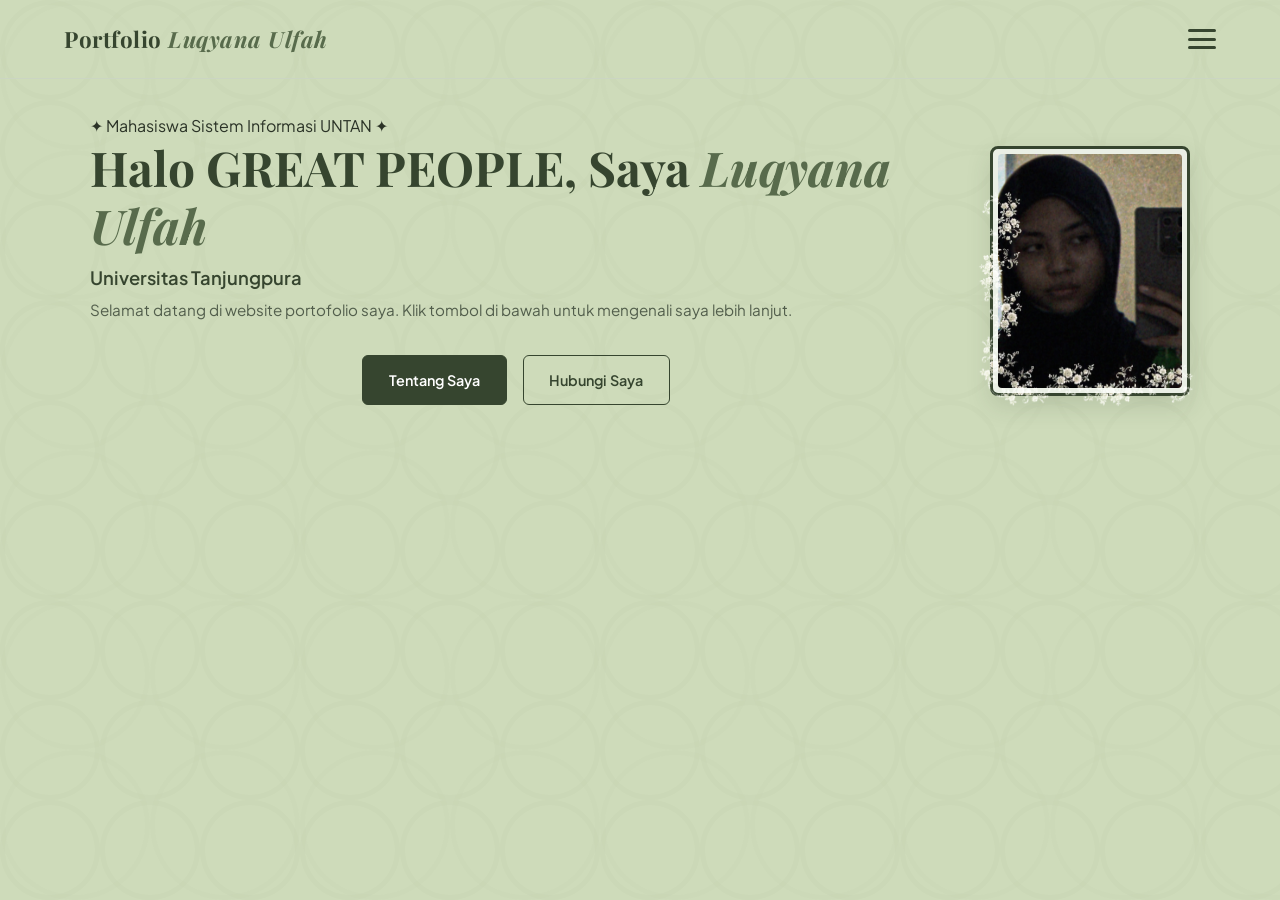
<file: index.html>
<!DOCTYPE html>
<html lang="id">
<head>
    <meta charset="UTF-8">
    <meta name="viewport" content="width=device-width, initial-scale=1.0">
    <title>Beranda - Portofolio</title>
    <link href="https://fonts.googleapis.com/css2?family=Playfair+Display:ital,wght@0,600;0,700;1,400&family=Plus+Jakarta+Sans:wght@400;500;600&display=swap" rel="stylesheet">
    <link rel="stylesheet" href="style.css">
</head>
<body>

    <header class="hero-section" id="home">
        
        <nav class="navbar">
            <a href="index.html" class="logo">Portfolio<i> Luqyana Ulfah</i></a>
            <div class="menu-toggle" id="mobile-menu">
                <span></span><span></span><span></span>
            </div>
            <div class="nav-links" id="nav-links">
                <a href="index.html">Beranda</a>
                <a href="tentang.html">Tentang Saya</a>
                <a href="riwayat.html">Riwayat</a>
                <a href="proyek.html">Proyek</a>
                <a href="kontak.html">Kontak</a>
            </div>
        </nav>

        <div class="hero-container">
            <div class="hero-text">
                <span class="badge-ornament">✦ Mahasiswa Sistem Informasi UNTAN ✦</span>
                <h1>Halo GREAT PEOPLE, Saya <span class="highlight">Luqyana Ulfah</span></h1>
                <p class="tagline">Universitas Tanjungpura</p>
                <p class="sub-tagline">Selamat datang di website portofolio saya. Klik tombol di bawah untuk mengenali saya lebih lanjut.</p>
                
                <div class="cta-buttons">
                    <a href="tentang.html" class="btn primary">Tentang Saya</a>
                    <a href="kontak.html" class="btn secondary">Hubungi Saya</a>
                </div>
            </div>
            
          <div class="hero-image-frame">
            <div class="frame-wrapper">
                <img src="tepi.jpg" alt="Bingkai Bunga" class="flower-corner">
                <div class="basic-frame">
                    <img src="fotoku.jpg" alt="Foto Profil">
                </div>
            </div>
        </div>
    </header>

    <script src="script.js"></script>
</body>
</html>
</file>
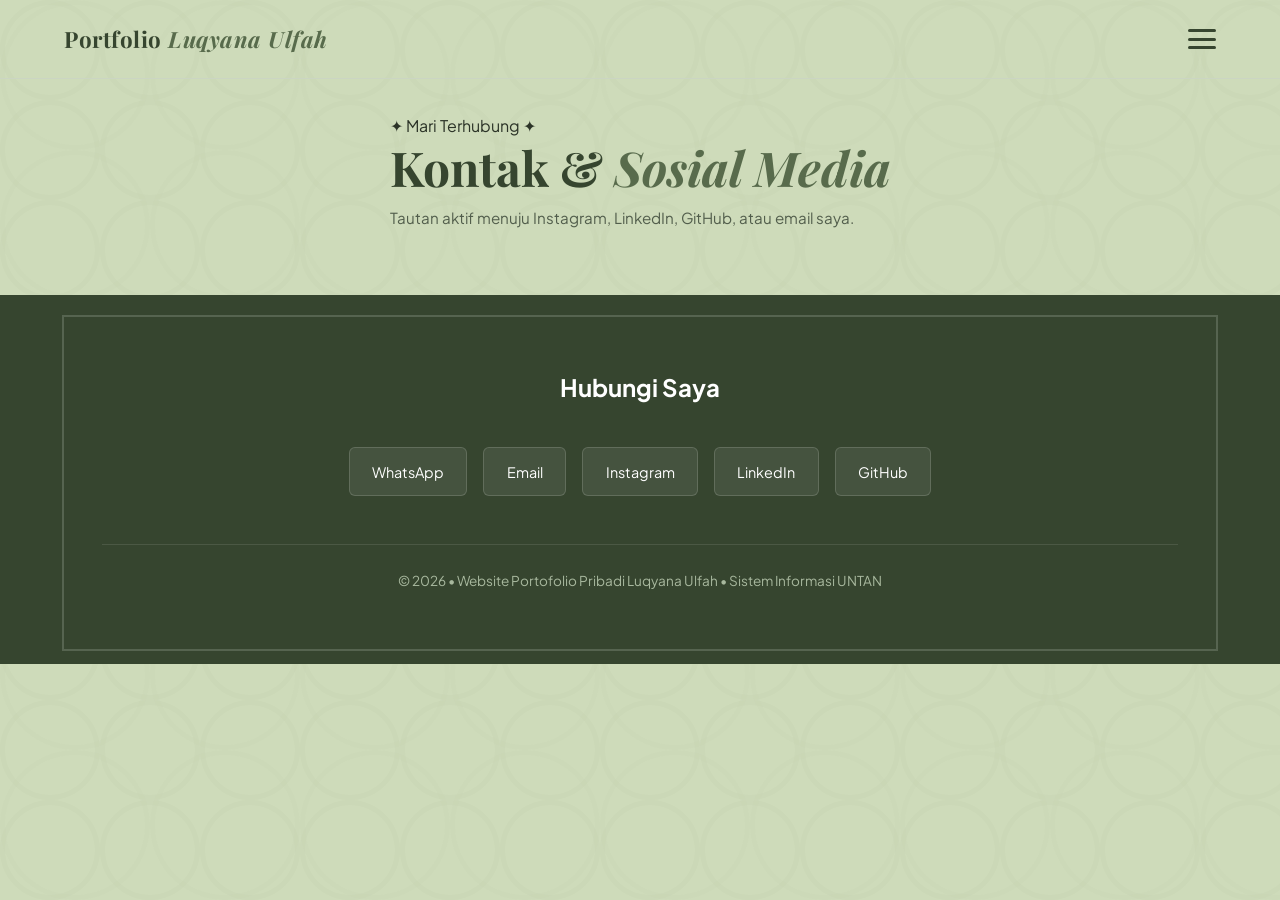
<file: kontak.html>
<!DOCTYPE html>
<html lang="id">
<head>
    <meta charset="UTF-8">
    <meta name="viewport" content="width=device-width, initial-scale=1.0">
    <title>Kontak - Portofolio</title>
    <link href="https://fonts.googleapis.com/css2?family=Playfair+Display:ital,wght@0,600;0,700;1,400&family=Plus+Jakarta+Sans:wght@400;500;600&display=swap" rel="stylesheet">
    <link rel="stylesheet" href="style.css">
</head>
<body>

    
    <header class="hero-section" id="contact-hero">
        
        <nav class="navbar">
            <a href="index.html" class="logo">Portfolio<i> Luqyana Ulfah</i></a>
            <div class="menu-toggle" id="mobile-menu">
                <span></span><span></span><span></span>
            </div>
            <div class="nav-links" id="nav-links">
                <a href="index.html">Beranda</a>
                <a href="tentang.html">Tentang Saya</a>
                <a href="riwayat.html">Riwayat</a>
                <a href="proyek.html">Proyek</a>
                <a href="kontak.html">Kontak</a>
            </div>
        </nav>

        <div class="hero-container">
            <div class="hero-text">
                <span class="badge-ornament">✦ Mari Terhubung ✦</span>
                <h1>Kontak & <span class="highlight">Sosial Media</span></h1>
                <p class="sub-tagline">Tautan aktif menuju Instagram, LinkedIn, GitHub, atau email saya.</p>
            </div>
        </div>
    </header>

    
    <footer class="contact-section">
        <div class="container">
            <h2>Hubungi Saya</h2>
            <div class="social-links">
                <a href="https://wa.me/6281350498022" target="_blank" class="social-btn">WhatsApp</a>
                <a href="mailto:upong934@gmail.com" class="social-btn">Email</a>
                <a href="https://instagram.com/magnolianarche" target="_blank" class="social-btn">Instagram</a>
                <a href="https://linkedin.com/in/luqyana-ulfah" target="_blank" class="social-btn">LinkedIn</a>
                <a href="https://github.com/magnoliaarche" target="_blank" class="social-btn">GitHub</a>
            </div>

            <div class="footer-bottom">
                <p>&copy; 2026 &bull; Website Portofolio Pribadi Luqyana Ulfah &bull; Sistem Informasi UNTAN</p>
            </div>
        </div>
    </footer>

    <script src="script.js"></script>
</body>
</html>
</file>
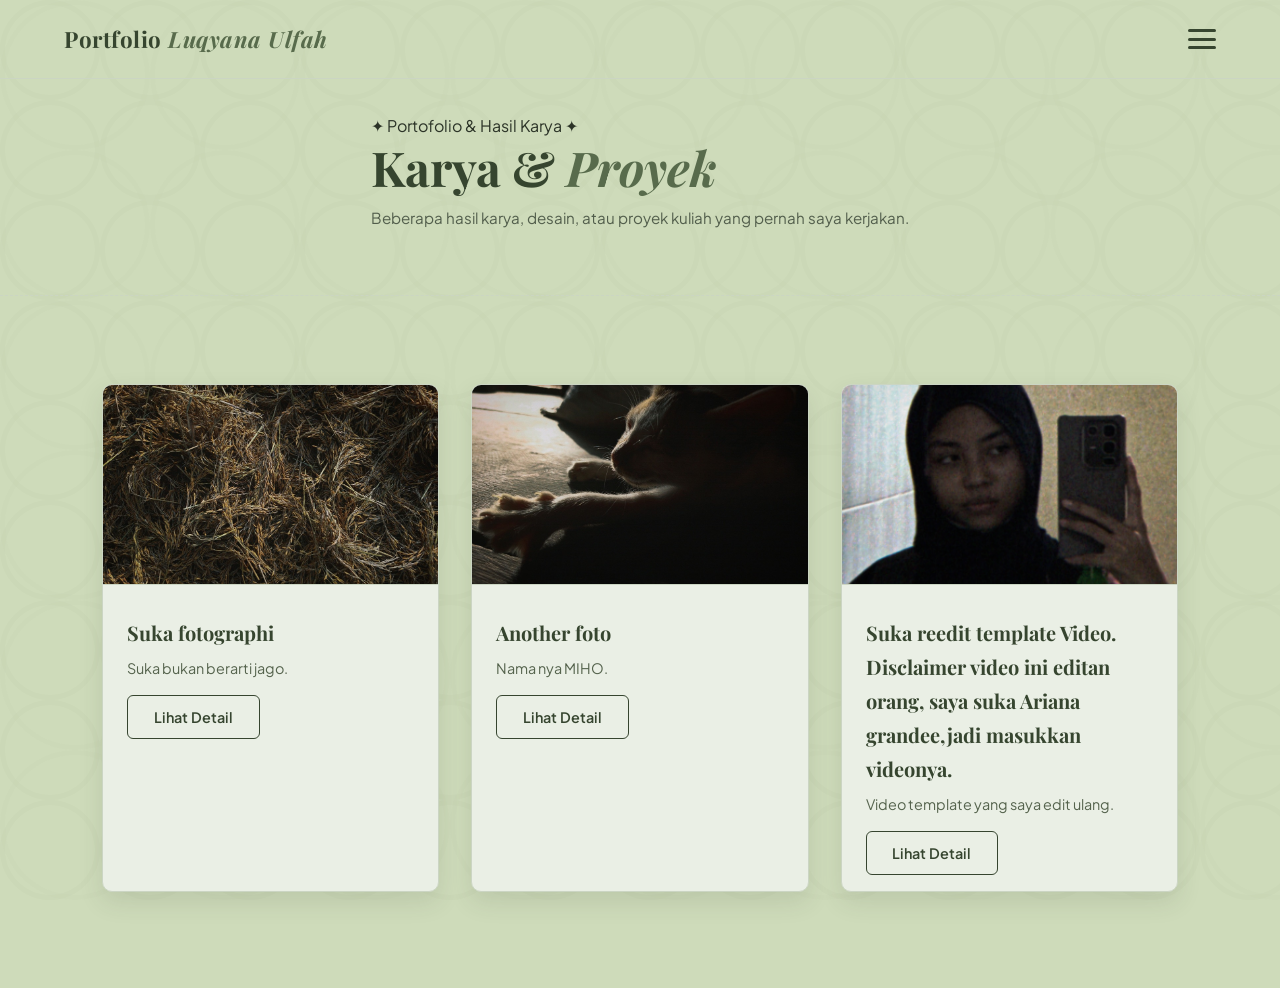
<file: proyek.html>
<!DOCTYPE html>
<html lang="id">
<head>
    <meta charset="UTF-8">
    <meta name="viewport" content="width=device-width, initial-scale=1.0">
    <title>Proyek - Portofolio Luqyana</title>
    <link href="https://fonts.googleapis.com/css2?family=Playfair+Display:ital,wght@0,600;0,700;1,400&family=Plus+Jakarta+Sans:wght@400;500;600&display=swap" rel="stylesheet">
    <link rel="stylesheet" href="style.css">
</head>
<body>
    
    
    <header class="hero-section" id="project-hero">
        <nav class="navbar">
            <a href="index.html" class="logo">Portfolio<i> Luqyana Ulfah</i></a>
            <div class="menu-toggle" id="mobile-menu">
                <span></span><span></span><span></span>
            </div>
            <div class="nav-links" id="nav-links">
                <a href="index.html">Beranda</a>
                <a href="tentang.html">Tentang Saya</a>
                <a href="riwayat.html">Riwayat</a>
                <a href="proyek.html">Proyek</a>
                <a href="kontak.html">Kontak</a>
            </div>
        </nav>

        
        <div class="hero-container">
            <div class="hero-text">
                <span class="badge-ornament">✦ Portofolio & Hasil Karya ✦</span>
                <h1>Karya & <span class="highlight">Proyek</span></h1>
                <p class="sub-tagline">Beberapa hasil karya, desain, atau proyek kuliah yang pernah saya kerjakan.</p>
            </div>
        </div>
    </header>


    <section id="proyek">
        <div class="project-grid">
            
            <div class="project-card">
                <img src="padi.jpg" alt="Proyek 1" class="project-img">
                <div class="project-content">
                    <h3>Suka fotographi</h3>
                    <p>Suka bukan berarti jago.</p>
                    <a href="javascript:void(0)" onclick="bukaFoto('padi.jpg')" class="btn secondary">Lihat Detail</a>
                </div>
            </div>
    
            
            <div class="project-card">
                <img src="kucing1.jpg" alt="Proyek 2" class="project-img">
                <div class="project-content">
                    <h3>Another foto</h3>
                    <p>Nama nya MIHO.</p>
                    <a href="javascript:void(0)" onclick="bukaFoto('kucing1.jpg')" class="btn secondary">Lihat Detail</a>
                </div>
            </div>
            
            
            <div class="project-card">
                <img src="fotoku.jpg" alt="Sampul Video" class="project-img">
                <div class="project-content">
                  <h3>Suka reedit template Video. Disclaimer video ini editan orang, saya suka Ariana grandee,jadi masukkan videonya.</h3>
                  <p>Video template yang saya edit ulang.</p>
                  <a href="javascript:void(0)" onclick="bukaVideo('moon.mp4')" class="btn secondary">Lihat Detail</a>
              </div>
          </div>
        </div>
    </section>


    <div id="popup-media" class="modal-popup">
        <span class="tutup-popup" onclick="tutupMedia()">&times;</span>
        <img class="isi-popup" id="gambar-popup" style="display: none;">
        <video class="isi-popup" id="video-popup" controls style="display: none;"></video>
    </div>

    <script src="script.js"></script>
</body>
</html>
</file>
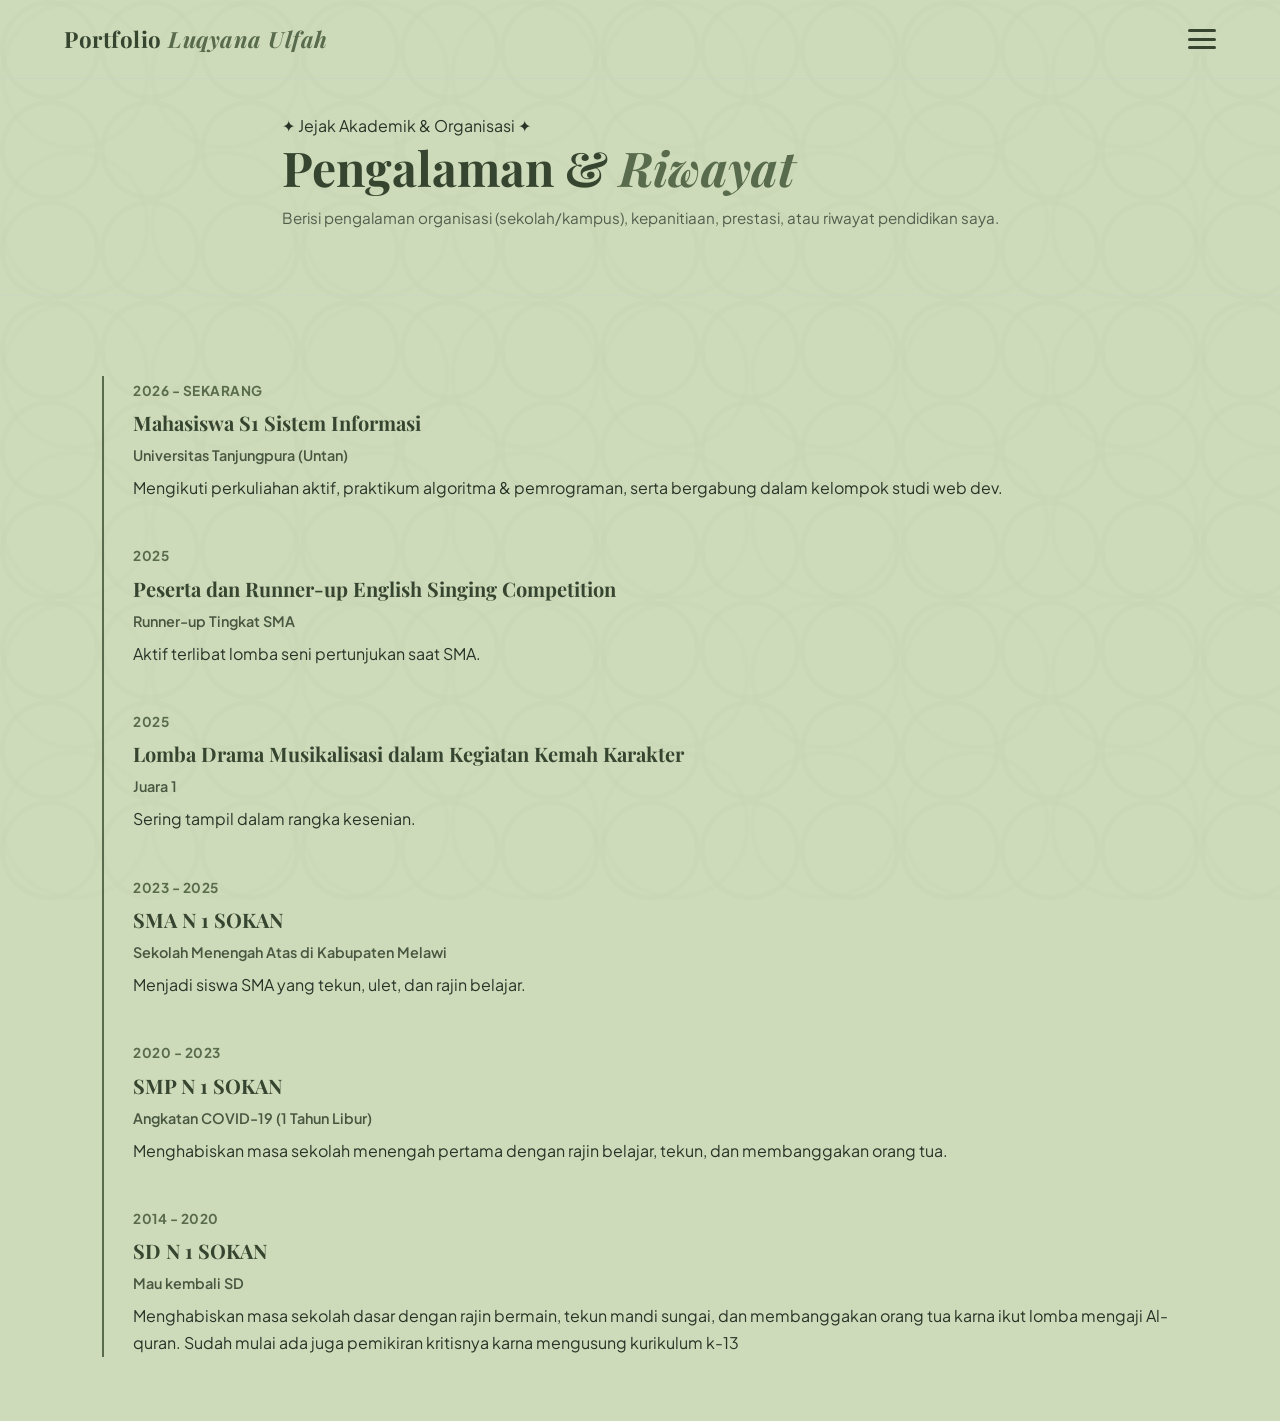
<file: riwayat.html>
<!DOCTYPE html>
<html lang="id">
<head>
    <meta charset="UTF-8">
    <meta name="viewport" content="width=device-width, initial-scale=1.0">
    <title>Riwayat - Portofolio</title>
    <link href="https://fonts.googleapis.com/css2?family=Playfair+Display:ital,wght@0,600;0,700;1,400&family=Plus+Jakarta+Sans:wght@400;500;600&display=swap" rel="stylesheet">
    <link rel="stylesheet" href="style.css">
</head>
<body>


    <header class="hero-section" id="history-hero">
        
        <nav class="navbar">
            <a href="index.html" class="logo">Portfolio<i> Luqyana Ulfah</i></a>
            <div class="menu-toggle" id="mobile-menu">
                <span></span><span></span><span></span>
            </div>
            <div class="nav-links" id="nav-links">
                <a href="index.html">Beranda</a>
                <a href="tentang.html">Tentang Saya</a>
                <a href="riwayat.html">Riwayat</a>
                <a href="proyek.html">Proyek</a>
                <a href="kontak.html">Kontak</a>
            </div>
        </nav>

        <div class="hero-container">
            <div class="hero-text">
                <span class="badge-ornament">✦ Jejak Akademik & Organisasi ✦</span>
                <h1>Pengalaman & <span class="highlight">Riwayat</span></h1>
                <p class="sub-tagline">Berisi pengalaman organisasi (sekolah/kampus), kepanitiaan, prestasi, atau riwayat pendidikan saya.</p>
            </div>
        </div>
    </header>

    <section class="experience-section">
        <div class="container">
            <div class="timeline">
                <div class="timeline-item">
                    <span class="year">2026 - Sekarang</span>
                    <h3>Mahasiswa S1 Sistem Informasi</h3>
                    <p class="place">Universitas Tanjungpura (Untan)</p>
                    <p>Mengikuti perkuliahan aktif, praktikum algoritma & pemrograman, serta bergabung dalam kelompok studi web dev.</p>
                </div>
                <div class="timeline-item">
                    <span class="year">2025</span>
                    <h3>Peserta dan Runner-up English Singing Competition</h3>
                    <p class="place">Runner-up Tingkat SMA</p>
                    <p>Aktif terlibat lomba seni pertunjukan saat SMA.</p>
                </div>
                <div class="timeline-item">
                    <span class="year">2025</span>
                    <h3>Lomba Drama Musikalisasi dalam Kegiatan Kemah Karakter</h3>
                    <p class="place">Juara 1</p>
                    <p>Sering tampil dalam rangka kesenian.</p>
                </div>
                <div class="timeline-item">
                    <span class="year">2023 - 2025</span>
                    <h3>SMA N 1 SOKAN</h3>
                    <p class="place">Sekolah Menengah Atas di Kabupaten Melawi</p>
                    <p>Menjadi siswa SMA yang tekun, ulet, dan rajin belajar.</p>
                </div>
                <div class="timeline-item">
                    <span class="year">2020 - 2023</span>
                    <h3>SMP N 1 SOKAN</h3>
                    <p class="place">Angkatan COVID-19 (1 Tahun Libur)</p>
                    <p>Menghabiskan masa sekolah menengah pertama dengan rajin belajar, tekun, dan membanggakan orang tua.</p>
                </div>
                <div class="timeline-item">
                    <span class="year">2014 - 2020</span>
                    <h3>SD N 1 SOKAN</h3>
                    <p class="place"> Mau kembali SD</p>
                    <p>Menghabiskan masa sekolah dasar dengan rajin bermain, tekun mandi sungai, dan membanggakan orang tua karna ikut lomba mengaji Al-quran. Sudah mulai ada juga pemikiran kritisnya karna mengusung kurikulum k-13</p>
                </div>
            </div>
        </div>
    </section>

    <script src="script.js"></script>
</body>
</html>
</file>
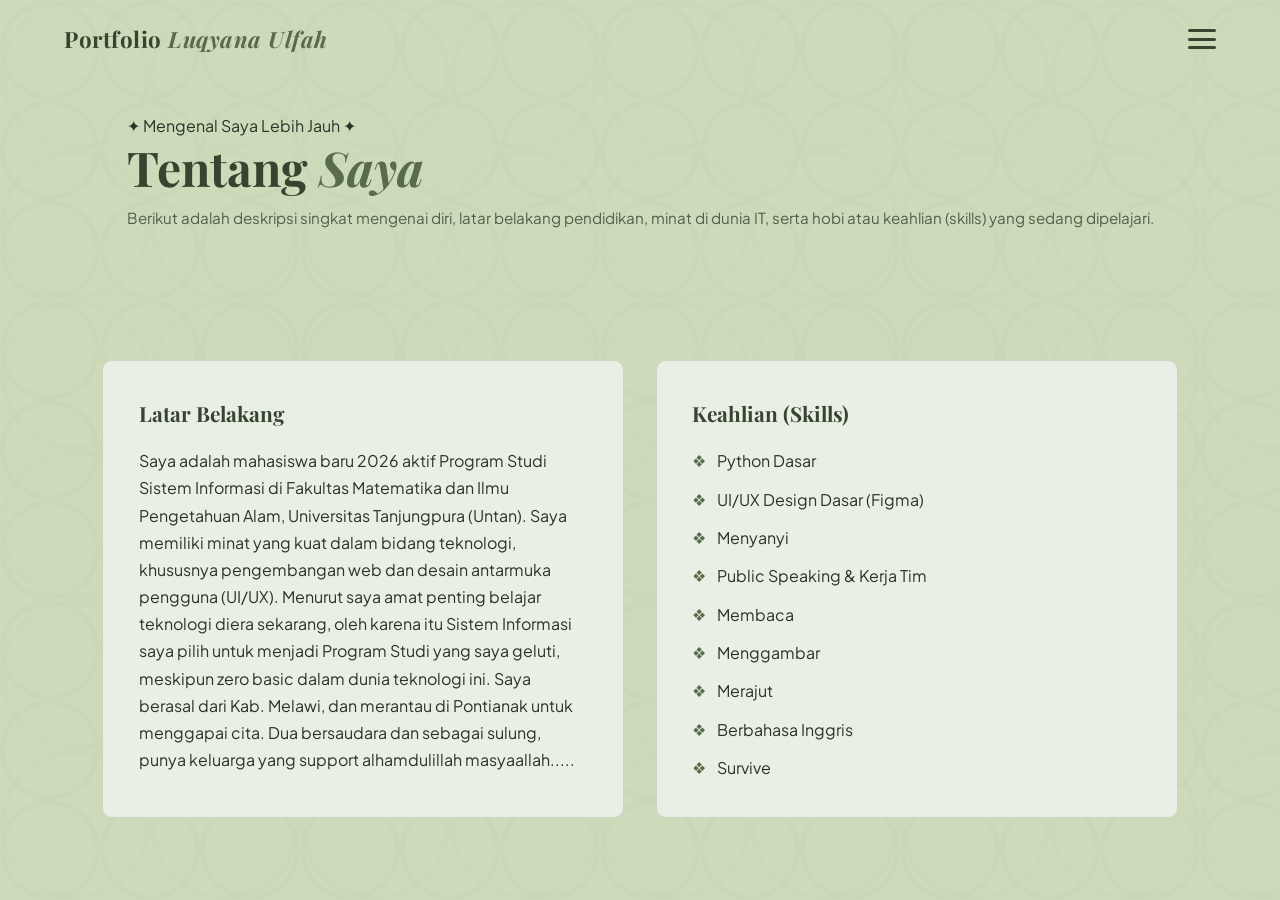
<file: tentang.html>
<!DOCTYPE html>
<html lang="id">
<head>
    <meta charset="UTF-8">
    <meta name="viewport" content="width=device-width, initial-scale=1.0">
    <title>Tentang Saya - Portofolio</title>
    <link href="https://fonts.googleapis.com/css2?family=Playfair+Display:ital,wght@0,600;0,700;1,400&family=Plus+Jakarta+Sans:wght@400;500;600&display=swap" rel="stylesheet">
    <link rel="stylesheet" href="style.css">
</head>
<body>

    <!-- Navbar -->
    <header class="hero-section" id="about-hero">
        <!-- Struktur Navbar yang sudah disamakan -->
        <nav class="navbar">
            <a href="index.html" class="logo">Portfolio<i> Luqyana Ulfah</i></a>
            <div class="menu-toggle" id="mobile-menu">
                <span></span><span></span><span></span>
            </div>
            <div class="nav-links" id="nav-links">
                <a href="index.html">Beranda</a>
                <a href="tentang.html">Tentang Saya</a>
                <a href="riwayat.html">Riwayat</a>
                <a href="proyek.html">Proyek</a>
                <a href="kontak.html">Kontak</a>
            </div>
        </nav>

        <div class="hero-container">
            <div class="hero-text">
                <span class="badge-ornament">✦ Mengenal Saya Lebih Jauh ✦</span>
                <h1>Tentang <span class="highlight">Saya</span></h1>
                <p class="sub-tagline">Berikut adalah deskripsi singkat mengenai diri, latar belakang pendidikan, minat di dunia IT, serta hobi atau keahlian (skills) yang sedang dipelajari.</p>
            </div>
        </div>
    </header>

    
    <section class="about-section">
        <div class="container">
            <div class="about-grid">
                <div class="about-card">
                    <h3>Latar Belakang</h3>
                    <p>Saya adalah mahasiswa baru 2026 aktif Program Studi Sistem Informasi di Fakultas Matematika dan Ilmu Pengetahuan Alam, Universitas Tanjungpura (Untan). Saya memiliki minat yang kuat dalam bidang teknologi, khususnya pengembangan web dan desain antarmuka pengguna (UI/UX). Menurut saya amat penting belajar teknologi diera sekarang, oleh karena itu Sistem Informasi saya pilih untuk menjadi Program Studi yang saya geluti, meskipun zero basic dalam dunia teknologi ini. Saya berasal dari Kab. Melawi, dan merantau di Pontianak untuk menggapai cita. Dua bersaudara dan sebagai sulung, punya keluarga yang support alhamdulillah masyaallah.....</p>
                </div>
                <div class="about-card">
                    <h3>Keahlian (Skills)</h3>
                    <ul class="skills-list">
                        <li><span>❖</span> Python Dasar</li>
                        <li><span>❖</span> UI/UX Design Dasar (Figma)</li>
                        <li><span>❖</span> Menyanyi</li>
                        <li><span>❖</span> Public Speaking & Kerja Tim</li>
                        <li><span>❖</span> Membaca</li>
                        <li><span>❖</span> Menggambar</li>
                        <li><span>❖</span> Merajut</li>
                        <li><span>❖</span> Berbahasa Inggris</li>
                        <li><span>❖</span> Survive</li>
                    </ul>
                </div>
            </div>
        </div>
    </section>

    <script src="script.js"></script>
</body>
</html>
</file>
<file: style.css>
/* Variabel Warna Tema Vintage Botanical & Hijau Sage */
:root {
    --bg-paper: #cedbba;          /* Warna kertas tua / vintage gading */
    --card-bg: #eaefe5;           /* Hijau sage sangat muda/lembut */
    --border-vintage: #cbd5c3;    /* Garis batas klasik */
    --primary-green: #36452f;     /* Hijau zaitun gelap yang elegan */
    --accent-green: #586b4c;      /* Hijau lumut hangat */
    --text-main: #2b3327;         /* Teks gelap kehijaua agar nyaman dibaca */
    --white: #ffffff;
    --shadow: 0 10px 25px rgba(54, 69, 47, 0.12);
}

/* Pengaturan Otomatis Mengikuti Tema Perangkat (Dark Mode) */
@media (prefers-color-scheme: dark) {
    :root {
        --bg-paper: #1c2219;        
        --card-bg: #273022;       
        --border-vintage: #506347;  
        --primary-green: #73976d;   
        --accent-green: #a4b89b;    
        --text-main: #ced9ca;       
        --white: #333c2f;
    }
}

* {
    margin: 0;
    padding: 0;
    box-sizing: border-box;
    scroll-behavior: smooth;
}

body {
    font-family: 'Plus Jakarta Sans', sans-serif;
    background-color: var(--bg-paper);
    color: var(--text-main);
    line-height: 1.7;
}

/* Ornamen Latar Belakang (Aksen Bunga/Botanical ala Cottagecore) */
body::before {
    content: "";
    position: fixed;
    top: 0;
    left: 0;
    width: 100%;
    height: 100%;
    background-image: 
        url('data:image/svg+xml;utf8,<svg xmlns="http://www.w3.org/2000/svg" width="100" height="100" viewBox="0 0 100 100"><path fill="%2336452f" fill-opacity="0.03" d="M50 0C22.4 0 0 22.4 0 50s22.4 50 50 50 50-22.4 50-50S77.6 0 50 0zm0 95C25.1 95 5 74.9 5 50S25.1 5 50 5s45 20.1 45 45-20.1 45-45 45z"/></svg>'),
        url('data:image/svg+xml;utf8,<svg xmlns="http://www.w3.org/2000/svg" width="150" height="150" viewBox="0 0 150 150"><path fill="%23586b4c" fill-opacity="0.02" d="M75 0C33.6 0 0 33.6 0 75s33.6 75 75 75 75-33.6 75-75S116.4 0 75 0zm0 145C36.3 145 5 113.7 5 75S36.3 5 75 5s70 31.3 70 70-31.3 70-70 70z"/></svg>');
    opacity: 0.6;
    z-index: -1;
    pointer-events: none;
}

/* Membatasi lebar konten agar terpusat rapi */
.container {
  max-width: 1100px;
  margin: 0 auto;
  width: 100%;
}

/* --- ORNAMEN RENDA TEPI --- */
.lace-edge {
    position: fixed;
    top: 0;
    height: 100vh;
    object-fit: cover;
    width: 80px;
    max-width: 40px;
    mix-blend-mode: screen;
    opacity: 0.85;
    pointer-events: none;
    z-index: 999;
}
.left-edge {
    left: 0;
}
.right-edge {
    right: 0;
    transform: scaleX(-1);
}

/* --- NAVIGASI / NAVBAR --- */
.navbar {
    position: absolute;
    top: 0;
    left: 0;
    width: 100%;
    padding: 20px 5%;
    box-sizing: border-box;
    z-index: 1000;
    display: flex;
    justify-content: space-between;
    align-items: center;
    background-color: transparent !important; /* Diubah agar renda tidak terpotong */
    border-bottom: 1.5px solid var(--border-vintage) !important; 
    box-shadow: none !important;
}

.logo {
    font-family: 'Playfair Display', serif;
    font-size: 1.4rem;
    font-weight: 700;
    color: var(--primary-green);
    letter-spacing: 0.5px;
    text-decoration: none;
}

.logo i {
    color: var(--accent-green);
}

/* Tombol Garis Dua (Menu Toggle) */
.menu-toggle {
    display: flex;
    flex-direction: column;
    justify-content: space-between;
    width: 28px;
    height: 20px;
    cursor: pointer;
}

.menu-toggle span {
    display: block;
    height: 3px;
    width: 100%;
    background-color: var(--primary-green);
    border-radius: 2px;
    transition: all 0.3s ease;
}

/* Daftar Menu Navigasi (Dropdown) */
.nav-links {
    position: absolute;
    top: 100%;
    right: 8%;
    background-color: var(--card-bg);
    border: 1.5px solid var(--border-vintage);
    border-radius: 8px;
    list-style: none;
    flex-direction: column;
    width: 180px;
    padding: 1rem 0;
    gap: 0.8rem;
    box-shadow: var(--shadow);
    display: none; 
}

.nav-links.active {
    display: flex; 
}

.nav-links a {
    text-decoration: none;
    color: var(--text-main);
    font-size: 0.95rem;
    font-weight: 500;
    padding: 0.4rem 1.2rem;
    display: block;
    transition: background 0.2s;
}

.nav-links a:hover {
    background-color: rgba(82, 99, 69, 0.1);
    color: var(--accent-green);
}

/* --- BAGIAN KEPALA (HERO SECTION) --- */
.hero-container {
    display: flex;
    align-items: center;
    justify-content: center;
    gap: 3rem;
    max-width: 1100px;
    margin: 2rem auto;
    width: 100%;
    padding-top: 80px; /* Menambah jarak agar konten tidak tertutup navbar yang melayang */
}

.highlight {
    font-style: italic;
    color: var(--accent-green);
}

.hero-text h1 {
    font-family: 'Playfair Display', serif;
    font-size: 3rem;
    color: var(--primary-green);
    line-height: 1.2;
    margin-bottom: 0.5rem;
}

.tagline {
    font-size: 1.15rem;
    font-weight: 600;
    color: var(--primary-green);
    margin-bottom: 0.2rem;
}

.sub-tagline {
    font-size: 0.95rem;
    color: #525e4c;
    margin-bottom: 2rem;
}

/* Wadah Foto Profil */
.hero-image-frame {
    flex: 0.8;
    display: flex;
    justify-content: center;
    align-items: center;
    margin-top: 1.5rem; 
}

.frame-wrapper {
    position: relative;
    display: inline-block;
}

.flower-corner {
    position: absolute;
    bottom: -27px; /* Angka minus untuk menggeser bunga ke luar bingkai bawah */
    left: -43px;    /* Geser ke kanan sedikit dari sudut kiri */
    width: 278px;  /* Ukuran besaran bunga */
    z-index: 10;
    mix-blend-mode: screen; /* Menghapus latar hitam otomatis */
    pointer-events: none;
}
.basic-frame {
    position: relative;
    width: 200px;
    height: 250px;
    background-color: var(--card-bg);
    border: 3px solid var(--primary-green);
    border-radius: 8px; 
    box-shadow: 0 10px 25px rgba(54, 69, 47, 0.15);
    padding: 5px; 
    overflow: hidden; 
}

.basic-frame img {
    width: 100%;
    height: 100%;
    object-fit: cover;
    border-radius: 4px;
}

/* Tombol CTA Utama */
.cta-buttons {
    display: flex;
    gap: 1rem;
    justify-content: center;
}

.btn {
    padding: 0.75rem 1.6rem;
    border-radius: 6px;
    text-decoration: none;
    font-weight: 600;
    font-size: 0.9rem;
    transition: all 0.3s ease;
}

.btn.primary {
    background-color: var(--primary-green);
    color: var(--white);
    border: 1px solid var(--primary-green);
}

.btn.primary:hover {
    background-color: #242e1f;
}

.btn.secondary {
    background-color: transparent;
    border: 1.5px solid var(--primary-green);
    color: var(--primary-green);
}

.btn.secondary:hover {
    background-color: var(--card-bg);
}

/* --- BAGIAN UMUM SECTION --- */
section {
    padding: 4rem 8%;
    border-top: 1px dashed var(--border-vintage);
}

.section-title-box h2 {
    font-family: 'Playfair Display', serif;
    font-size: 2.2rem;
    color: var(--primary-green);
    margin-bottom: 0.4rem;
}

.section-title-box .section-desc {
    font-size: 0.95rem;
    color: #55634d;
    margin-bottom: 2.5rem;
}

/* About Section Grid */
.about-grid {
    display: grid;
    grid-template-columns: 1fr 1fr;
    gap: 2rem;
}

.about-card {
    background-color: var(--card-bg);
    padding: 2.2rem;
    border-radius: 10px;
    border: 1px solid var(--border-vintage);
}

.about-card h3 {
    font-family: 'Playfair Display', serif;
    font-size: 1.3rem;
    color: var(--primary-green);
    margin-bottom: 1rem;
}

.skills-list {
    list-style: none;
    display: flex;
    flex-direction: column;
    gap: 0.7rem;
}

.skills-list span {
    color: var(--accent-green);
    margin-right: 0.5rem;
}

/* Timeline Experience */
.timeline {
    border-left: 2px solid var(--accent-green);
    padding-left: 1.8rem;
    display: flex;
    flex-direction: column;
    gap: 2.5rem;
    margin-top: 1rem;
}

.timeline-item .year {
    font-size: 0.85rem;
    font-weight: 700;
    color: var(--accent-green);
    text-transform: uppercase;
    letter-spacing: 0.5px;
}

.timeline-item h3 {
    font-family: 'Playfair Display', serif;
    font-size: 1.25rem;
    color: var(--primary-green);
    margin: 0.2rem 0;
}

.timeline-item .place {
    font-size: 0.9rem;
    font-weight: 600;
    color: #485740;
    margin-bottom: 0.4rem;
}

/* --- BAGIAN PROYEK & KARYA --- */
.project-grid {
    display: grid;
    grid-template-columns: repeat(auto-fit, minmax(280px, 1fr)); 
    gap: 2rem;
    margin-top: 1.5rem;
}

.project-card {
    background-color: var(--card-bg);
    border: 1px solid var(--border-vintage);
    border-radius: 10px;
    overflow: hidden; 
    box-shadow: var(--shadow);
    transition: transform 0.3s ease;
    margin-bottom: 2rem;
}

.project-card:hover {
    transform: translateY(-8px);
}

.project-img, .project-video, .video-wrapper iframe {
    width: 100%;
    border-bottom: 1.5px solid var(--border-vintage);
}

.project-img {
    height: 200px;
    object-fit: cover;
}

.project-video, .video-wrapper {
    aspect-ratio: 16 / 9;
}

.project-video {
    object-fit: cover;
    background-color: #000;
    display: block;
}

.video-wrapper iframe {
    height: 100%;
    border: none;
}

.project-content {
    padding: 1.5rem;
}

.project-content h3 {
    font-family: 'Playfair Display', serif;
    font-size: 1.25rem;
    color: var(--primary-green);
    margin-bottom: 0.5rem;
}

.project-content p {
    font-size: 0.9rem;
    color: #55634d;
    margin-bottom: 1.5rem;
    line-height: 1.5;
}

/* Pengaturan Pop-up Foto & Video */
.modal-popup {
    display: none;
    position: fixed;
    z-index: 2000;
    left: 0;
    top: 0;
    width: 100%;
    height: 100vh;
    background-color: rgba(28, 34, 25, 0.9);
    justify-content: center;
    align-items: center;
}

.isi-popup {
    max-width: 90%;
    max-height: 80vh;
    object-fit: contain;
    border-radius: 8px;
    box-shadow: 0 10px 30px rgba(0,0,0,0.5);
}

.tutup-popup {
    position: absolute;
    top: 20px;
    right: 35px;
    color: var(--white);
    font-size: 40px;
    font-weight: bold;
    cursor: pointer;
}

/* --- FOOTER / KONTAK --- */
.contact-section {
    background-color: var(--primary-green);
    color: var(--white);
    text-align: center;
    padding: 4.5rem 8%;
    border-top: none;
    position: relative;
}

.contact-section::before {
    content: "";
    position: absolute;
    top: 20px;
    left: 50%;
    transform: translateX(-50%);
    width: 90%;
    height: 90%;
    border: 2px solid rgba(215, 222, 208, 0.2);
    pointer-events: none;
}

.contact-section .section-title-box h2,
.contact-section h2 {
    color: var(--white);
}

.contact-section .section-desc {
    color: #c7d4be;
}

.social-links {
    display: flex;
    justify-content: center;
    flex-wrap: wrap;
    gap: 1rem;
    margin: 2.5rem 0 3rem;
}

.social-btn {
    background-color: rgba(255, 255, 255, 0.08);
    color: var(--white);
    padding: 0.7rem 1.4rem;
    border-radius: 6px;
    text-decoration: none;
    font-size: 0.9rem;
    border: 1px solid rgba(255, 255, 255, 0.15);
    transition: all 0.3s ease;
}

.social-btn:hover {
    background-color: var(--accent-green);
    border-color: var(--accent-green);
}

.footer-bottom {
    font-size: 0.85rem;
    color: #a8b89e;
    border-top: 1px solid rgba(255, 255, 255, 0.1);
    padding-top: 1.5rem;
}

/* --- RESPONSIF UNTUK LAYAR HP --- */
@media (max-width: 768px) {
    .navbar {
        padding: 1.2rem 5%;
    }
    .nav-links {
        right: 5%;
        width: 160px;
    }
    
    .hero-container {
        display: flex;
        flex-direction: column; 
        text-align: center;
        gap: 2rem; 
        margin-top: 1rem;
    }
    
    .hero-image-frame {
        order: 1;
        margin-top: 0rem; 
        margin-bottom: 1.5rem;
    }

    .hero-text {
        order: 2;
        text-align: center;
    }

    .hero-text h1 {
        font-size: 2.5rem; /* Sedikit dikecilkan agar pas di layar HP */
    }

    .cta-buttons {
        justify-content: center;
    }
    
    .about-grid {
        grid-template-columns: 1fr;
    }
    
    .hero-section, section {
        padding: 3rem 5%;
    }
}
</file>
